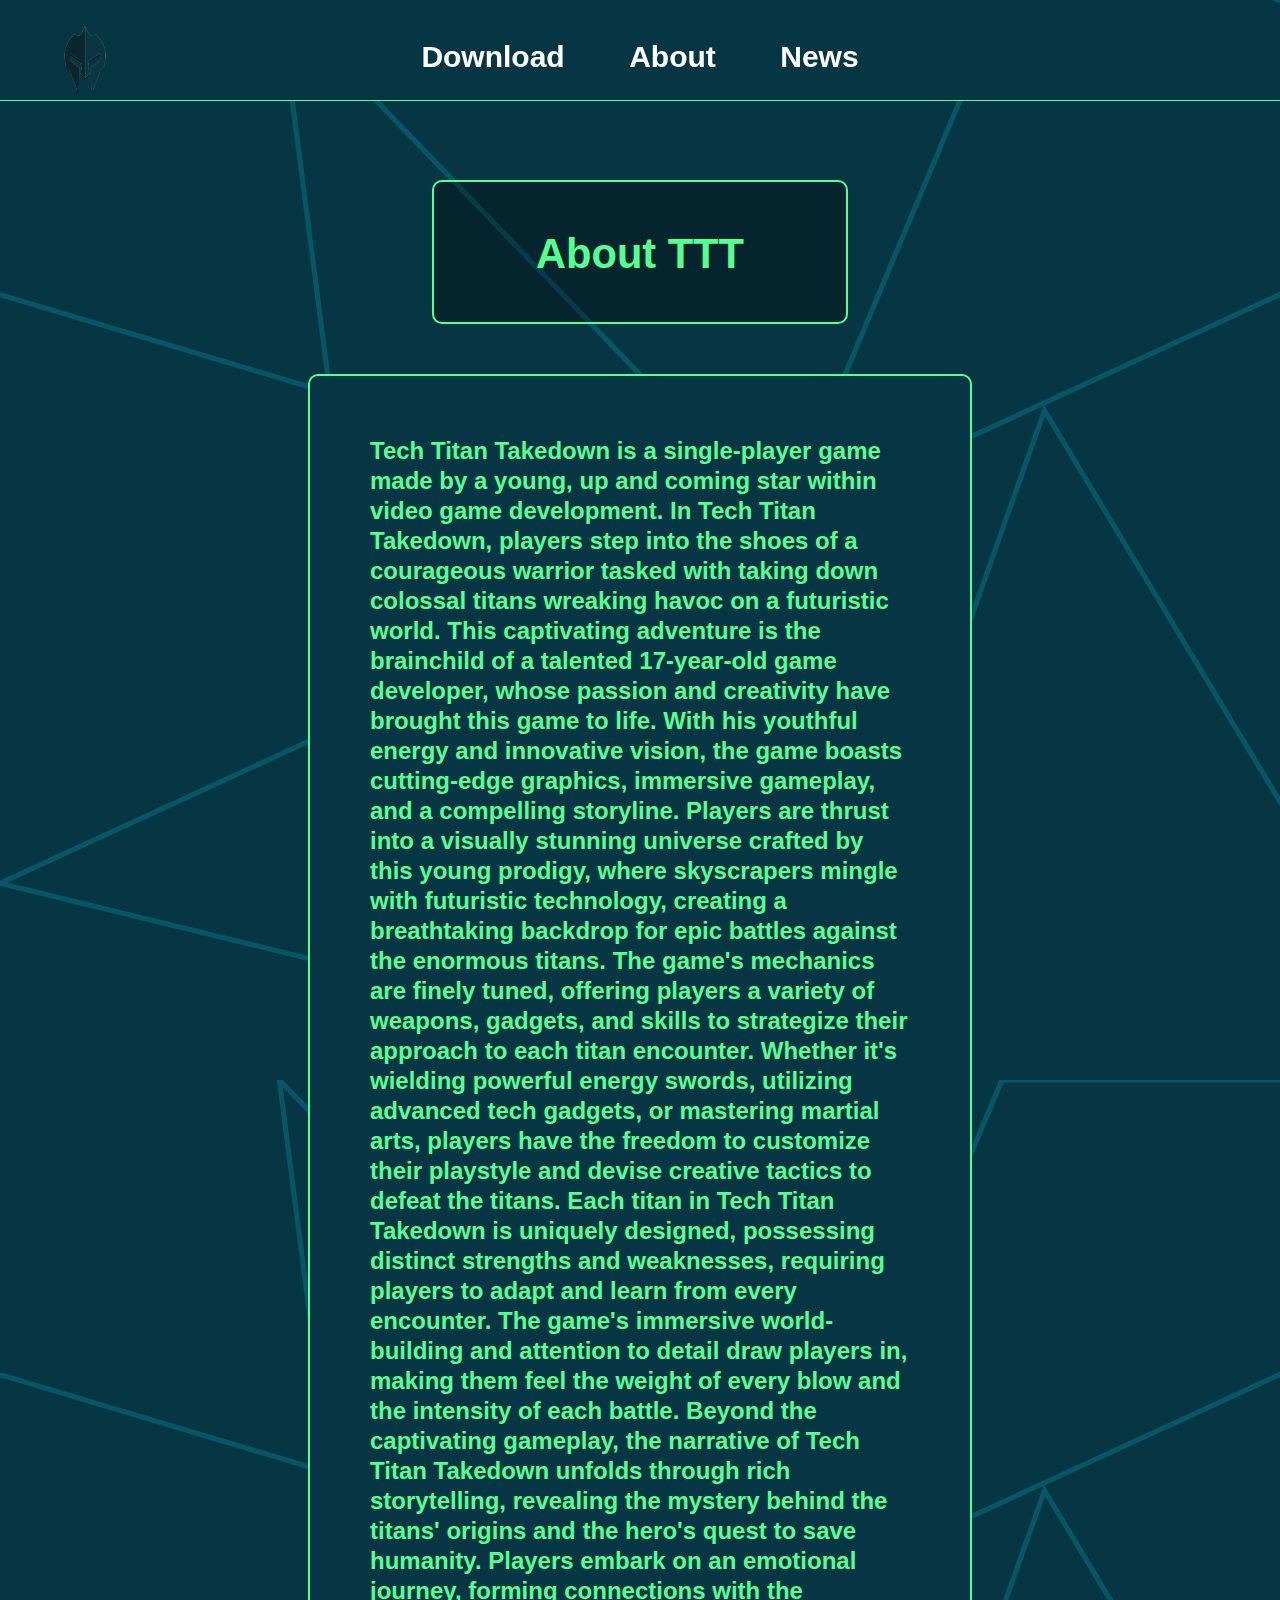
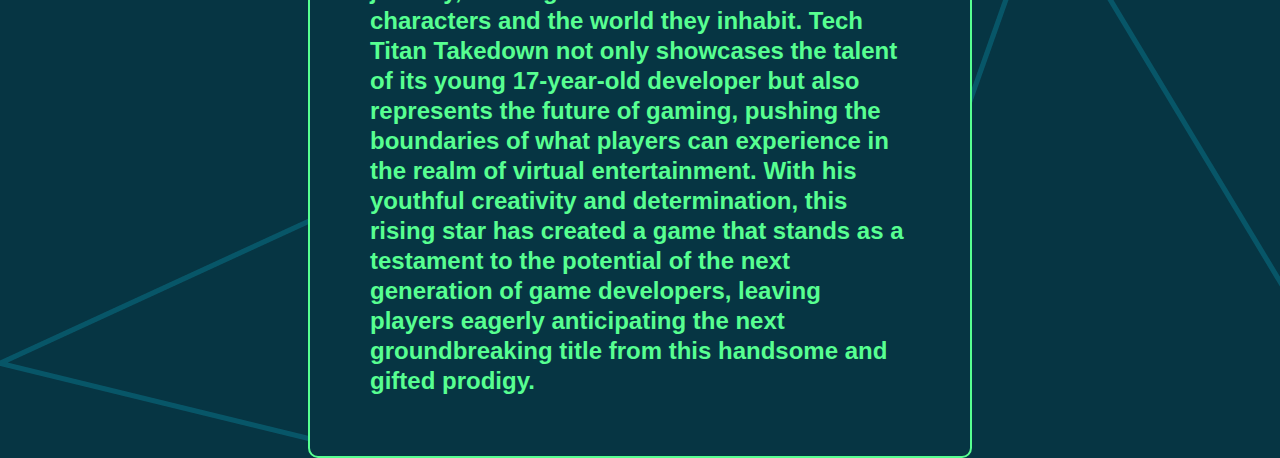
<file: about.html>
<!DOCTYPE html>
<html lang="en">

<head>
    <link rel="icon" type="image/png" href="Logo/Logo1.png" />
    <meta charset="UTF-8">
    <meta name="viewport" content="width=device-width, initial-scale=1.0">
    <title>Tech Titan Takedown</title>
    <link rel="stylesheet" href="abstyle.css">
</head>

<body>
    <div class="boks2"></div>
    <img class="logo" src="Logo/Logo1.png">
    <div class="linje"></div>
    <div class="buttons">
        <button class="button" onclick="window.location.href='home.html'">Download</button>
        <button class="about" onclick="window.location.href='about.html'">About</button>
        <button class="button" onclick="window.location.href='news.html'">News</button>
    </div>
    <div class="container">
        <center>
        <div class="boks">
            <div class="tekst">
                <h1>About TTT</h1>
            </div>
        </div>
        <div class="boks1">
            <h2 class="tekst1">Tech Titan Takedown is a single-player game made by a young, up and coming star within
                video game development. In Tech Titan Takedown, players step into the shoes of a courageous warrior tasked
                with taking down colossal titans wreaking havoc on a futuristic world. This captivating adventure is the
                brainchild of a talented 17-year-old game developer, whose passion and creativity have brought this game
                to life. With his youthful energy and innovative vision, the game boasts cutting-edge graphics, immersive
                gameplay, and a compelling storyline.

                Players are thrust into a visually stunning universe crafted by this young prodigy, where skyscrapers
                mingle with futuristic technology, creating a breathtaking backdrop for epic battles against the enormous
                titans. The game's mechanics are finely tuned, offering players a variety of weapons, gadgets, and skills
                to strategize their approach to each titan encounter. Whether it's wielding powerful energy swords,
                utilizing advanced tech gadgets, or mastering martial arts, players have the freedom to customize their
                playstyle and devise creative tactics to defeat the titans.

                Each titan in Tech Titan Takedown is uniquely designed, possessing distinct strengths and weaknesses,
                requiring players to adapt and learn from every encounter. The game's immersive world-building and
                attention to detail draw players in, making them feel the weight of every blow and the intensity of each
                battle.

                Beyond the captivating gameplay, the narrative of Tech Titan Takedown unfolds through rich storytelling,
                revealing the mystery behind the titans' origins and the hero's quest to save humanity. Players embark on
                an emotional journey, forming connections with the characters and the world they inhabit.

                Tech Titan Takedown not only showcases the talent of its young 17-year-old developer but also represents
                the future of gaming, pushing the boundaries of what players can experience in the realm of virtual
                entertainment. With his youthful creativity and determination, this rising star has created a game that
                stands as a testament to the potential of the next generation of game developers, leaving players eagerly
                anticipating the next groundbreaking title from this handsome and gifted prodigy.
            </h2>
        </div>
    </center>
    </div>
    <div class="boks8"></div>
</body>

</html>
</file>
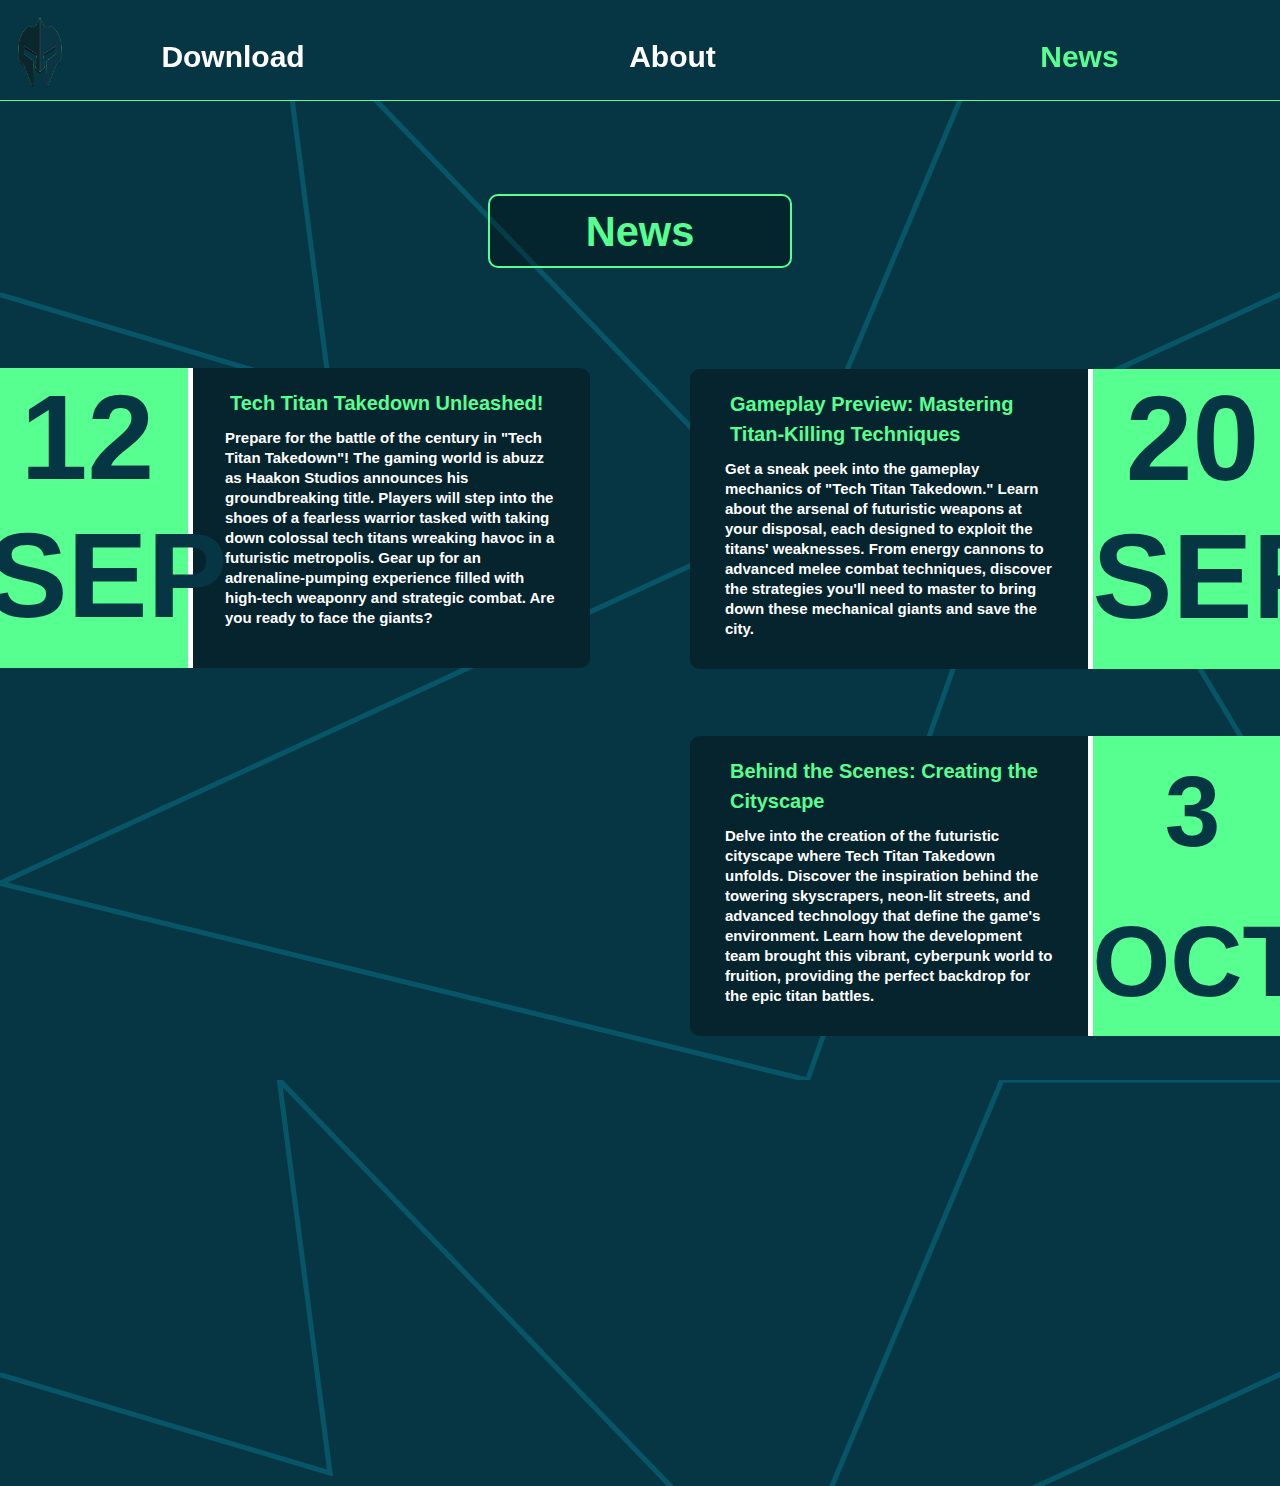
<file: news.html>
<!DOCTYPE html>
<html lang="en">
<head>
    <link rel="icon" type="image/png" href="Logo/Logo1.png" />
    <meta charset="UTF-8">
    <meta name="viewport" content="width=device-width, initial-scale=1.0">
    <title>Tech Titan Takedown</title>
    <link rel="stylesheet" href="newsstyle.css">
</head>

<body>
    <div class="boks2"></div>
    <img class="logo" src="Logo/Logo1.png">
    <div class="linje"></div>
    <div class="buttons">
        <button class="button" onclick="window.location.href='home.html'">Download</button>
        <button class="about" onclick="window.location.href='about.html'">About</button>
        <button class="news" onclick="window.location.href='news.html'">News</button>
    </div>
    <center>
    <div class="container">
        <div class="tekst"><h1>News</h1></div>
        <div class="boks"></div>
        <div class="boks1">
            <div class="dato1">
                <h1 class="dato2">12 <br> SEP</h1>
            </div>
            <h1 class="tekst1">Tech Titan Takedown Unleashed!</h1>
            <h2 class="tekst2">Prepare for the battle of the century in "Tech Titan Takedown"! The gaming world is abuzz as Haakon Studios announces his groundbreaking title. Players will step into the shoes of a fearless warrior tasked with taking down colossal tech titans wreaking havoc in a futuristic metropolis. Gear up for an adrenaline-pumping experience filled with high-tech weaponry and strategic combat. Are you ready to face the giants?</h2>
        </div>
        <div class="boks10">
            <div class="dato10">
                <h1 class="dato20">20 <br> SEP</h1>
            </div>
            <h1 class="tekst10">Gameplay Preview: Mastering Titan-Killing Techniques</h1>
            <h2 class="tekst20">Get a sneak peek into the gameplay mechanics of "Tech Titan Takedown." Learn about the arsenal of futuristic weapons at your disposal, each designed to exploit the titans' weaknesses. From energy cannons to advanced melee combat techniques, discover the strategies you'll need to master to bring down these mechanical giants and save the city.</h2>
        </div>
        <div class="boks11">
            <div class="dato11">
                <h1 class="dato21">3<br>OCT</h1>
            </div>
            <h1 class="tekst11">Behind the Scenes: Creating the Cityscape</h1>
            <h2 class="tekst21">Delve into the creation of the futuristic cityscape where Tech Titan Takedown unfolds. Discover the inspiration behind the towering skyscrapers, neon-lit streets, and advanced technology that define the game's environment. Learn how the development team brought this vibrant, cyberpunk world to fruition, providing the perfect backdrop for the epic titan battles.</h2>
        </div>
    </div>
</body>
</html>
</file>
<file: abstyle.css>
body {
    background-image: url(Bakgrunn/1x/bakgrunn.png);
    margin: 0;
    padding: 0;
    font-family: 'Trebuchet MS', 'Lucida Sans Unicode', 'Lucida Grande', 'Lucida Sans', Arial, sans-serif;
    overflow-x: hidden;
}

.logo {
    position: fixed;
    top: 10px;
    left: 10px;
    width: 150px;
    height: auto;
    z-index: 999;
}

.linje {
    position: fixed;
    top: 100px;
    left: 0;
    width: 100%;
    height: 1px;
    background-color: #57FF91;
    z-index: 998;
}

.buttons {
    position: fixed;
    top: 30px;
    left: 50%;
    transform: translateX(-50%);
    background: none;
    white-space: nowrap;
    z-index: 3;
}

.about,
.button {
    margin: 0 10px;
    padding: 10px 20px;
    border: none;
    color: white;
    font-size: 30px;
    cursor: pointer;
    outline: none;
    background: none;
    font-weight: bold;
}

.container {
    position: relative;
    top: 20vh;
    padding: 0 20px;
}

.tekst {
    color: #57FF91;
    z-index: 1;
    font-size: 130%;
    text-align: center;
    position: relative;
}

.boks {
    background-color: rgb(0, 0, 0, .3);
    height: 100px;
    border-radius: 10px;
    border: 2px solid #57FF91;
    margin-bottom: 50px;
    padding: 20px;
    min-width: 30%;
    max-width: 20%;
}

.boks1 {
    background-color: #063543;
    width: 50%;
    max-width: 800px;
    height: auto;
    border-radius: 10px;
    border: 2px solid #57FF91;
    padding: 20px;
    margin-bottom: 20px;
    overflow: auto;
}
.boks2 {
    background-color: #063543;
    width: 100%;
    height: 100px;
    position: fixed;
    top: 0px;
    z-index: 2;
    border-radius: 10px;
}

.tekst1 {
    color: #57FF91;
    padding: 20px;
    text-align: left;
    margin: 20px;
    line-height: 30px;
}
</file>
<file: newsstyle.css>
body {
    background-image: url(Bakgrunn/1x/bakgrunn.png);
    margin: 0;
    padding: 0;
    font-family:'Trebuchet MS', 'Lucida Sans Unicode', 'Lucida Grande', 'Lucida Sans', Arial, sans-serif;
    overflow-x: hidden;
}

.logo {
    position: fixed;
    top: 0px;
    left: -40px;
    width: 160px;
    height: auto;
    z-index: 999;
}

.linje {
    position: fixed;
    top: 100px;
    left: 0;
    width: 100%;
    height: 1px;
    background-color: #57FF91;
    z-index: 998;
}

.buttons {
    position: fixed;
    top: 30px;
    left: 50%;
    transform: translateX(-50%);
    background: none;
    white-space: nowrap;
    z-index: 3;
}

.about {
    margin: 0 130px;
    padding: 10px 20px;
    border: none;
    color: #ffffff;
    font-size: 16px;
    cursor: pointer;
    outline: none;
    background: none;
    font-size: 30px;
    font-weight: bold;
}

.button {
    margin: 0 130px;
    padding: 10px 40px;
    border: none;
    color: white;
    font-size: 16px;
    cursor: pointer;
    outline: none;
    background: none;
    font-size: 30px;
    font-weight: bold;
}

.news {
    margin: 0 130px;
    padding: 10px 40px;
    border: none;
    color: #57FF91;
    font-size: 16px;
    cursor: pointer;
    outline: none;
    background: none;
    font-size: 30px;
    font-weight: bold;
}


.container {
    position: relative;
    top: 20vh;
}

.tekst {
    color: #57FF91;
    z-index: 1;
    font-size: 130%;
}

.boks {
    background-color: rgb(0, 0, 0, .3);
    width: 300px;
    height: 70px;
    position: relative;
    top: -90px;
    z-index: -1;
    border-radius: 10px;
    border: 2px solid #57FF91;
}

.boks1 {
    background-color: #06242e;
    width: 400px;
    height: 300px;
    position: relative;
    top: -70px;
    z-index: -1;
    border-top-right-radius: 10px;
    border-bottom-right-radius: 10px;
    left: -250px;
}

.boks2 {
    background-color:#063543;
    width: 100%;
    height: 200px;
    position: fixed;
    top: -100px;
    z-index: 2;
    border-radius: 10px;
}

.tekst1 {
    color: #57FF91;
    padding: 20px;
    text-align: left;
    margin: 20px;
    line-height: 30px;
    font-size: 20px;
    position: relative;
    top: -320px;
}

.dato1 {
    background-color: #57FF91;
    width: 200px;
    height: 300px;
    position: relative;
    left: -300px;
    border-top-left-radius: 10px;
    border-bottom-left-radius: 10px;
    border-right: 5px solid white;
}

.tekst2 {
    font-size: 15px;
    color: white;
    line-height: 20px;
    position: relative;
    top: -350px;
    width: 330px;
    text-align: left;
}

.dato2 {
    font-size: 120px;
    color: #063543;
    text-align: center;   
}

.boks10 {
    background-color: #06242e;
    width: 400px;
    height: 300px;
    position: relative;
    top: -450px;
    z-index: -1;
    border-top-left-radius: 10px;
    border-bottom-left-radius: 10px;
    left: 250px;
}

.boks20 {
    background-color:#063543;
    width: 1800px;
    height: 200px;
    position: fixed;
    top: -100px;
    z-index: 2;
    border-radius: 10px;
}

.tekst10 {
    color: #57FF91;
    padding: 20px;
    text-align: left;
    margin: 20px;
    line-height: 30px;
    font-size: 20px;
    position: relative;
    top: -320px;
}

.dato10 {
    background-color: #57FF91;
    width: 200px;
    height: 300px;
    position: relative;
    left: 300px;
    border-top-right-radius: 10px;
    border-bottom-right-radius: 10px;
    border-left: 5px solid white;
}

.tekst20 {
    font-size: 15px;
    color: white;
    line-height: 20px;
    position: relative;
    top: -350px;
    width: 330px;
    text-align: left;
}

.dato20 {
    font-size: 120px;
    color: #063543;
    text-align: center;   
}

.boks11 {
    background-color: #06242e;
    width: 400px;
    height: 300px;
    position: relative;
    top: -450px;
    z-index: -1;
    border-top-left-radius: 10px;
    border-bottom-left-radius: 10px;
    left: 250px;
}

.boks21 {
    background-color:#063543;
    width: 1800px;
    height: 200px;
    position: fixed;
    top: -100px;
    z-index: 2;
    border-radius: 10px;
}

.tekst11 {
    color: #57FF91;
    padding: 20px;
    text-align: left;
    margin: 20px;
    line-height: 30px;
    font-size: 20px;
    position: relative;
    top: -320px;
}

.dato11 {
    background-color: #57FF91;
    width: 200px;
    height: 300px;
    position: relative;
    left: 300px;
    border-top-right-radius: 10px;
    border-bottom-right-radius: 10px;
    border-left: 5px solid white;
}

.tekst21 {
    font-size: 15px;
    color: white;
    line-height: 20px;
    position: relative;
    top: -350px;
    width: 330px;
    text-align: left;
}

.dato21 {
    font-size: 100px;
    color: #063543;
    text-align: center;  
    line-height: 150px; 
}
</file>
